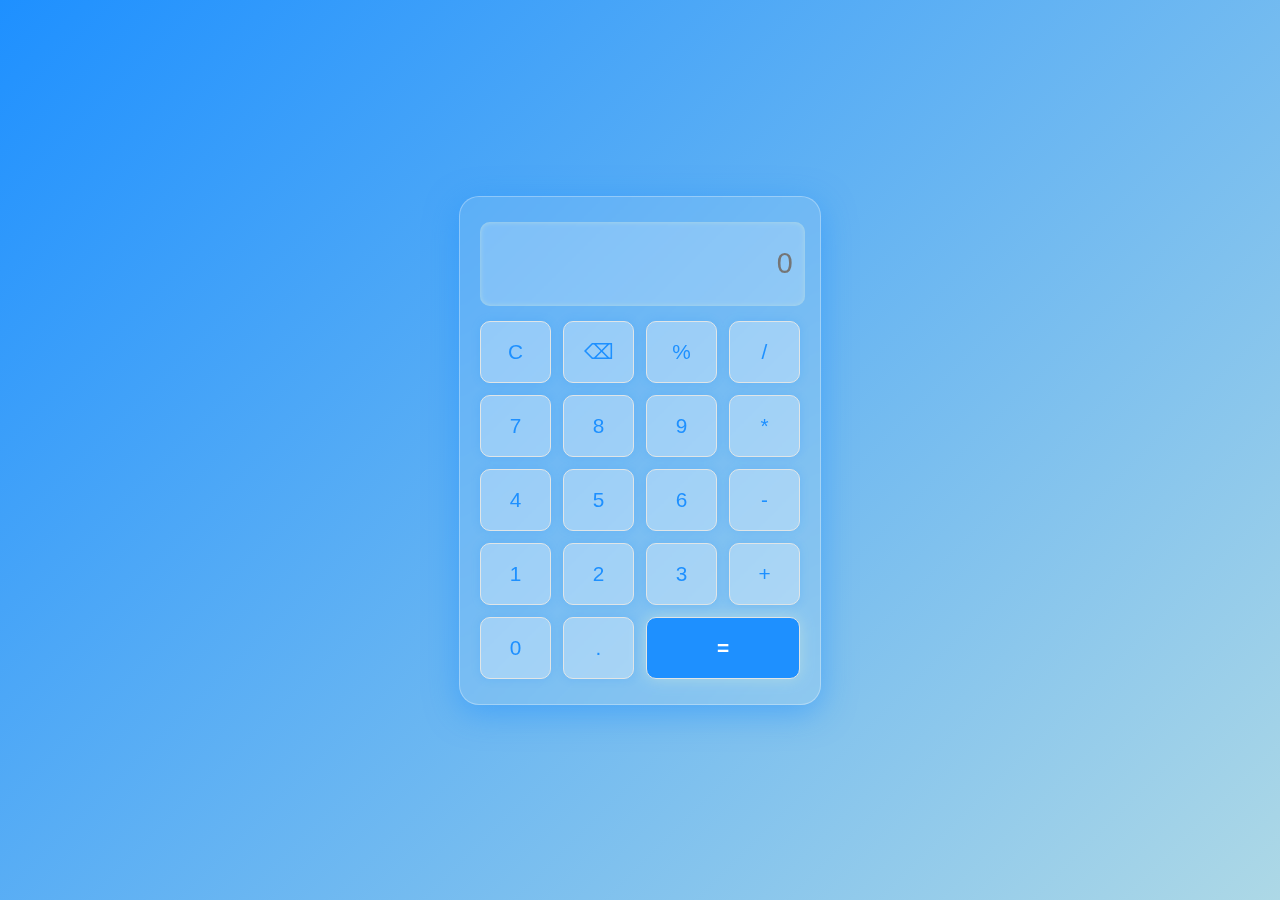
<file: calculator-web-app/index.html>
<!DOCTYPE html>
<html lang="en">
<head>
  <meta charset="UTF-8" />
  <meta name="viewport" content="width=device-width, initial-scale=1.0"/>
  <title>Calculator</title>
  <link rel="stylesheet" href="style.css">
  <style>
    @font-face { 
      font-family: 'Orbitron'; 
      font-style: normal; 
      font-weight: 500; 
      src: url('https://fonts.gstatic.com/s/orbitron/v34/yMJMMIlzdpvBhQQL_SC3X9yhF25-T1nyKS6BoWgz.woff2') format('woff2'); 
      unicode-range: U+0000-00FF, U+0131, U+0152-0153, U+02BB-02BC, U+02C6, U+02DA, U+02DC, U+0304, U+0308, U+0329, U+2000-206F, U+20AC, U+2122, U+2191, U+2193, U+2212, U+2215, U+FEFF, U+FFFD; 
    }
  </style>
</head>
<body>
  <div class="calculator">
    <input type="text" id="display" readonly placeholder="0" />
    <div class="buttons">
      <button class="btn" onclick="clearDisplay()">C</button>
      <button class="btn" onclick="deleteLast()">⌫</button>
      <button class="btn" onclick="append('%')">%</button>
      <button class="btn" onclick="append('/')">/</button>

      <button class="btn" onclick="append('7')">7</button>
      <button class="btn" onclick="append('8')">8</button>
      <button class="btn" onclick="append('9')">9</button>
      <button class="btn" onclick="append('*')">*</button>

      <button class="btn" onclick="append('4')">4</button>
      <button class="btn" onclick="append('5')">5</button>
      <button class="btn" onclick="append('6')">6</button>
      <button class="btn" onclick="append('-')">-</button>

      <button class="btn" onclick="append('1')">1</button>
      <button class="btn" onclick="append('2')">2</button>
      <button class="btn" onclick="append('3')">3</button>
      <button class="btn" onclick="append('+')">+</button>

      <button class="btn" onclick="append('0')">0</button>
      <button class="btn" onclick="append('.')">.</button>
      <button class="btn equal" onclick="calculate()">=</button>
    </div>
  </div>

  <script src="script.js"></script>
</body>
</html>
</file>
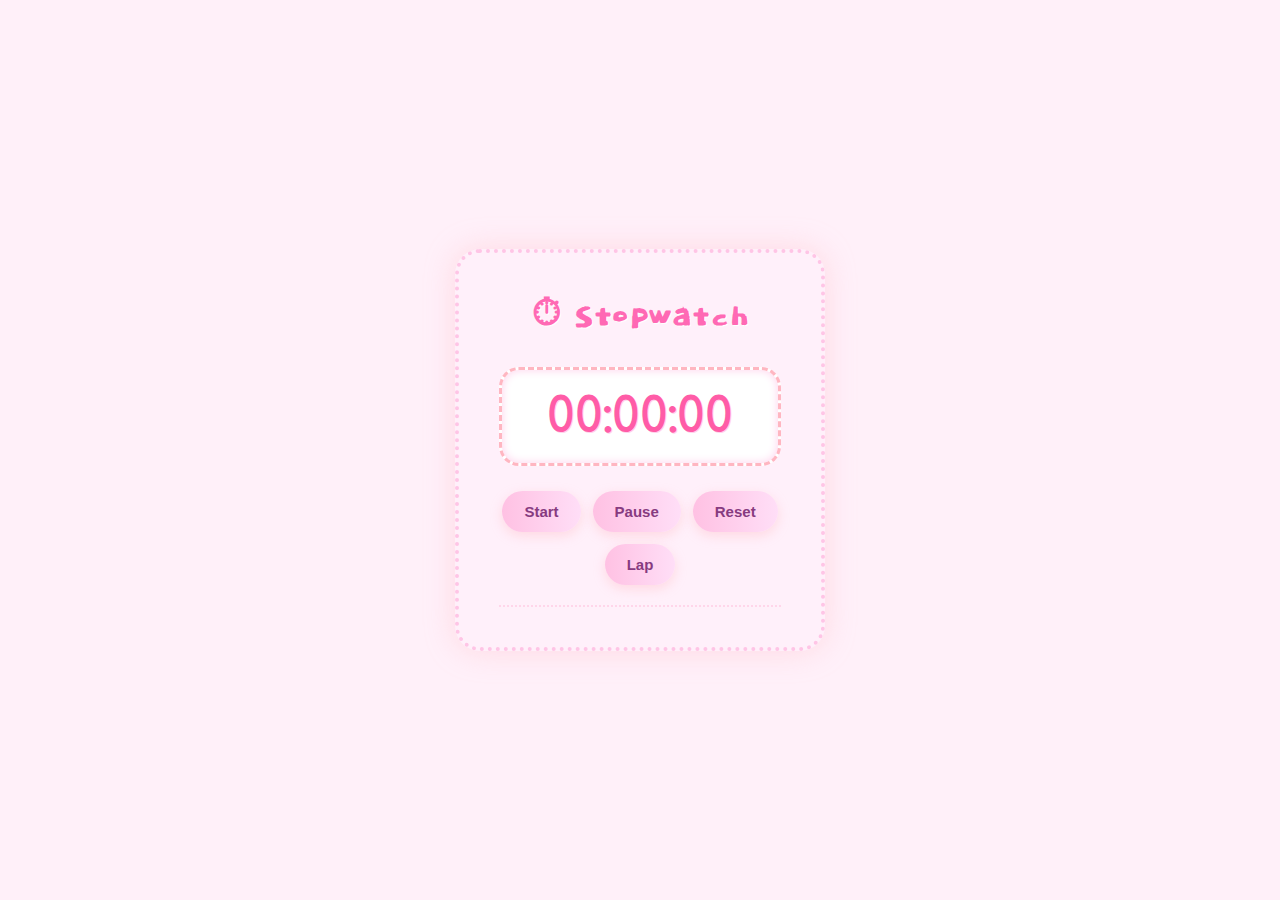
<file: stopwatch-app/index.html>
<!DOCTYPE html>
<html lang="en">
<head>
  <meta charset="UTF-8">
  <meta name="viewport" content="width=device-width, initial-scale=1.0">
  <title>Stopwatch App</title>
  <link rel="stylesheet" href="style.css">
</head>
<body>
  <div class="container">
    <h1>⏱ Stopwatch</h1>
    <div id="display">00:00:00</div>

    <div class="buttons">
      <button onclick="startStopwatch()">Start</button>
      <button onclick="pauseStopwatch()">Pause</button>
      <button onclick="resetStopwatch()">Reset</button>
      <button onclick="recordLap()">Lap</button>
    </div>

    <ul id="laps"></ul>
  </div>

  <script src="script.js"></script>
</body>
</html>
</file>
<file: calculator-web-app/style.css>
@import url('https://fonts.googleapis.com/css2?family=Orbitron:wght@500&display=swap');

body {
  background: linear-gradient(135deg, #1e90ff, #add8e6); 
  font-family: 'Orbitron', sans-serif;
  display: flex;
  align-items: center;
  justify-content: center;
  height: 100vh;
  margin: 0;
}

.calculator {
  background: rgba(255, 255, 255, 0.1); 
  border: 1px solid rgba(255, 255, 255, 0.3);
  border-radius: 20px;
  box-shadow: 0 8px 32px 0 rgba(30, 144, 255, 0.5); 
  backdrop-filter: blur(6.5px);
  -webkit-backdrop-filter: blur(6.5px);
  padding: 25px 20px;
  width: 320px;
  transition: transform 0.3s ease;
}

.calculator:hover {
  transform: scale(1.02);
}

#display {
  width: 100%;
  max-width: 94%;
  height: 60px;
  font-size: 1.8rem;
  margin-bottom: 15px;
  padding: 12px;
  border: none;
  border-radius: 10px;
  background: rgba(255, 255, 255, 0.2); 
  color: #000000; 
  text-align: right;
  box-shadow: inset 0 0 5px #add8e6; 
  overflow: hidden; 
  white-space: nowrap; 
}

.buttons {
  display: grid;
  grid-template-columns: repeat(4, 1fr);
  gap: 12px;
}

.btn {
  padding: 18px;
  font-size: 1.3rem;
  background: rgba(255, 255, 255, 0.3); 
  border: 1px solid #e0e5e7; 
  border-radius: 10px;
  color: #1e90ff;
  cursor: pointer;
  transition: all 0.2s ease;
  box-shadow: 0 0 10px rgba(30, 144, 255, 0.2); 
}

.btn:hover {
  background: #e5e9ea; 
  color: #000; 
  box-shadow: 0 0 20px #add8e6; 
  transform: scale(1.05);
}

.equal {
  grid-column: span 2;
  background: #1e90ff; 
  color: #ffffff; 
  font-weight: bold;
  box-shadow: 0 0 15px #add8e6; 
}

.equal:hover {
  background: #0f7eff; 
  box-shadow: 0 0 25px #add8e6; 
  transform: scale(1.07);
}

@media (max-width: 400px) {
  .calculator {
    width: 90%;
    padding: 15px;
  }

  #display {
    display: block;
    margin: 0 auto 10px auto; 
    width: 80%;
    height: 60px;
    font-size: 1.8rem;
    padding: 10px;
    border: none;
    border-radius: 10px;
    background: rgba(255, 255, 255, 0.2);
    color: #000000; 
    text-align: right;
    box-shadow: inset 0 0 5px #add8e6; 
  }

  .btn {
    padding: 14px;
    font-size: 1.1rem;
  }
}
</file>
<file: stopwatch-app/style.css>
@import url('https://fonts.googleapis.com/css2?family=Comfortaa:wght@600&family=Dokdo&display=swap');

* {
  box-sizing: border-box;
  margin: 0;
  padding: 0;
}

body {
  font-family: 'Comfortaa', cursive;
  background-color: #ffeaf7; /* pastel pink base */
  background-image: url('https://t3.ftcdn.net/jpg/04/94/23/96/360_F_494239604_oZsqEokrHnVQHdBeaIX28VouZnMER62q.jpg'); /* 🌟 Transparent star pattern */
  background-repeat: repeat;
  background-size: 200px;
  background-position: center;
  height: 100vh;
  display: flex;
  justify-content: center;
  align-items: center;
  position: relative;
  overflow: hidden;
}
body::before {
  content: "";
  position: absolute;
  inset: 0;
  background: rgba(255, 255, 255, 0.3); /* subtle shine overlay */
  z-index: -1;
}


.container {
  background: #fff0fa;
  padding: 40px;
  border-radius: 25px;
  box-shadow: 0 0 30px rgba(255, 182, 193, 0.4);
  text-align: center;
  width: 370px;
  border: 4px dotted #ffc5e6;
  animation: floaty 3s ease-in-out infinite;
}

@keyframes floaty {
  0%, 100% {
    transform: translateY(0px);
  }
  50% {
    transform: translateY(-8px);
  }
}

h1 {
  font-family: 'Dokdo', cursive;
  font-size: 38px;
  color: #ff69b4;
  margin-bottom: 25px;
  text-shadow: 1px 1px #fff;
  letter-spacing: 1px;
}

#display {
  font-size: 48px;
  color: #ff5ca7;
  background: #fff;
  border: 3px dashed #ffb6c1;
  border-radius: 20px;
  padding: 20px;
  margin-bottom: 25px;
  box-shadow: inset 0 0 10px #ffd1ec;
  font-weight: bold;
  text-shadow: 1px 1px #ffd1ec;
}

.buttons {
  display: flex;
  flex-wrap: wrap;
  justify-content: center;
  gap: 12px;
  margin-bottom: 20px;
}

.buttons button {
  background: linear-gradient(to right, #ffc1e3, #ffdef7);
  border: none;
  color: #873b80;
  padding: 12px 22px;
  font-size: 15px;
  font-weight: bold;
  border-radius: 25px;
  cursor: pointer;
  transition: all 0.3s ease;
  box-shadow: 0 4px 12px rgba(255, 182, 193, 0.4);
  position: relative;
}

.buttons button:hover {
  transform: scale(1.08);
  background: linear-gradient(to right, #ffe3f1, #fff4f8);
  box-shadow: 0 0 20px #ffb6c1;
}

#laps {
  list-style-type: none;
  padding: 0;
  max-height: 160px;
  overflow-y: auto;
  border-top: 2px dotted #ffd6ea;
  margin-top: 20px;
}

#laps li {
  background: #fff7fb;
  margin: 6px 0;
  padding: 10px;
  border-left: 5px solid #ffa6c9;
  border-radius: 12px;
  box-shadow: 0 1px 5px rgba(255, 182, 193, 0.3);
  font-family: 'Comfortaa', cursive;
  transition: all 0.3s ease;
}

#laps li:hover {
  background: #ffe7f2;
  transform: translateX(5px);
}
</file>
